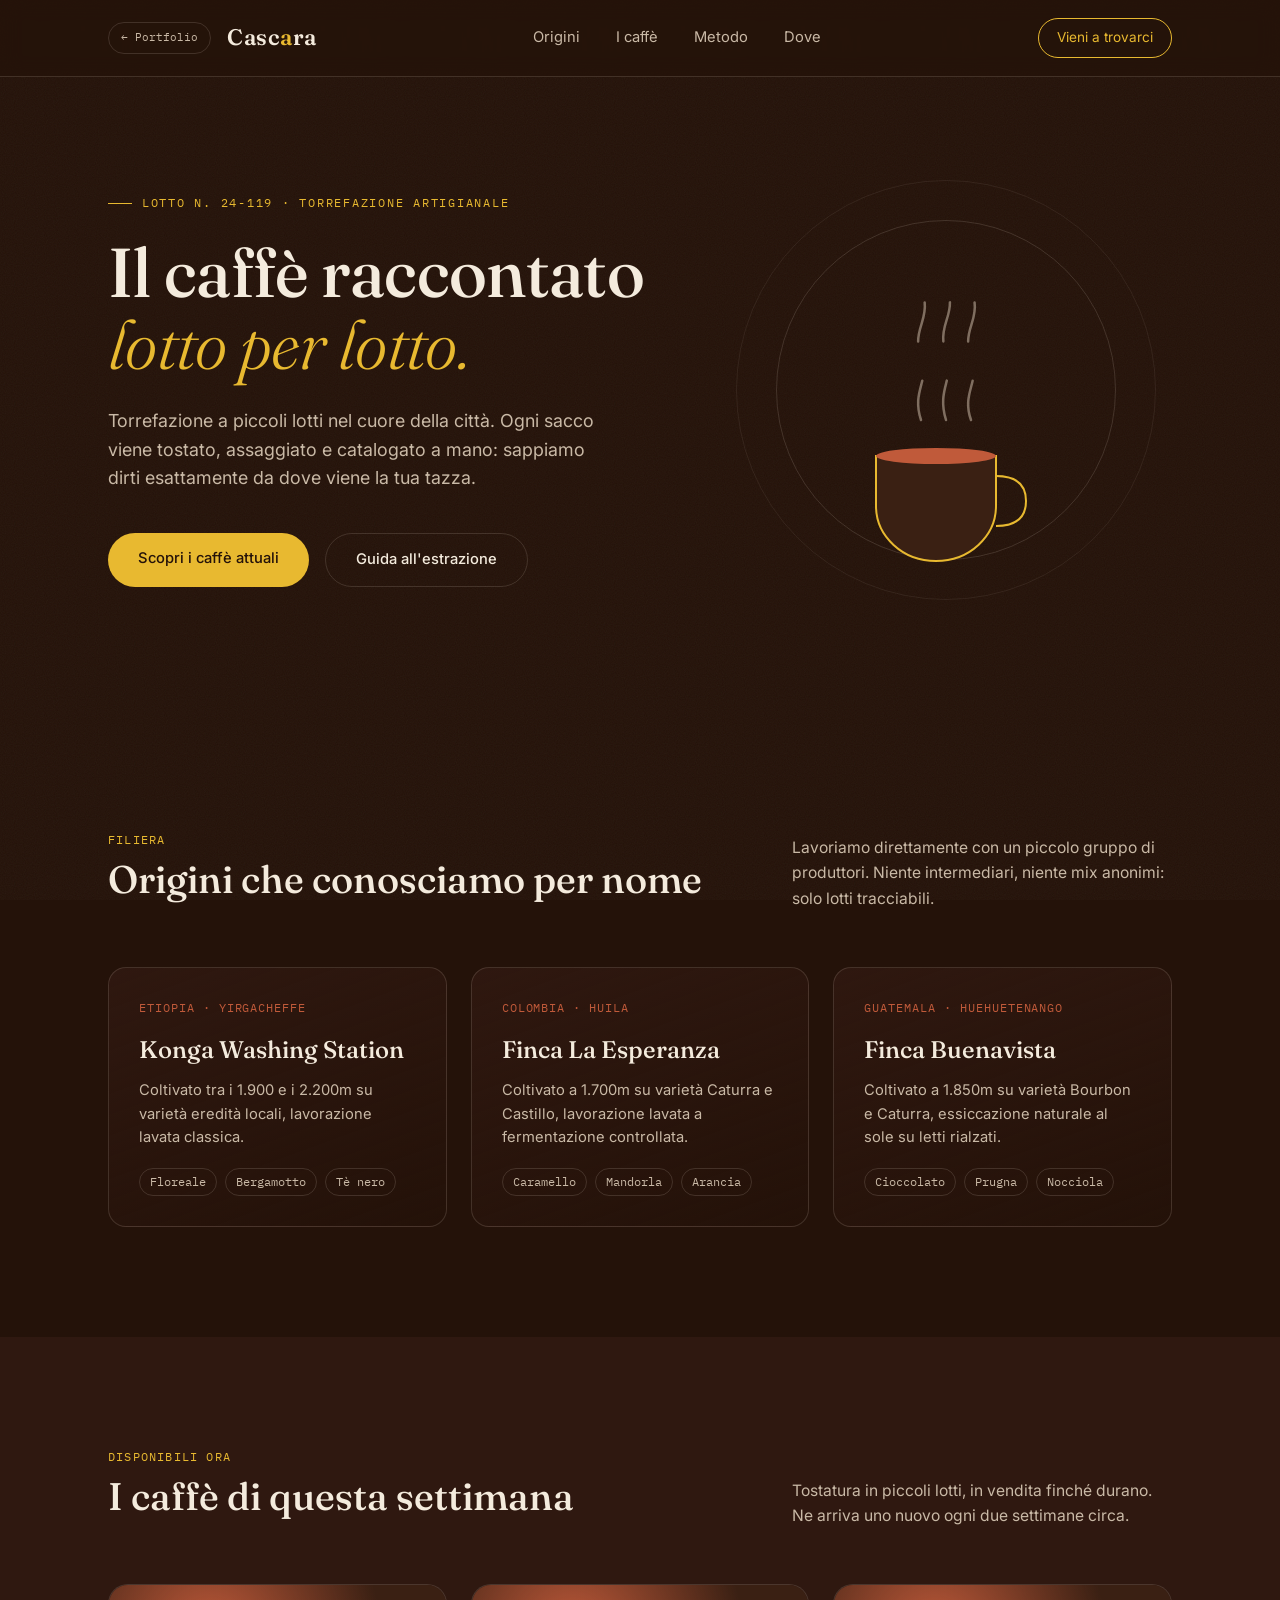
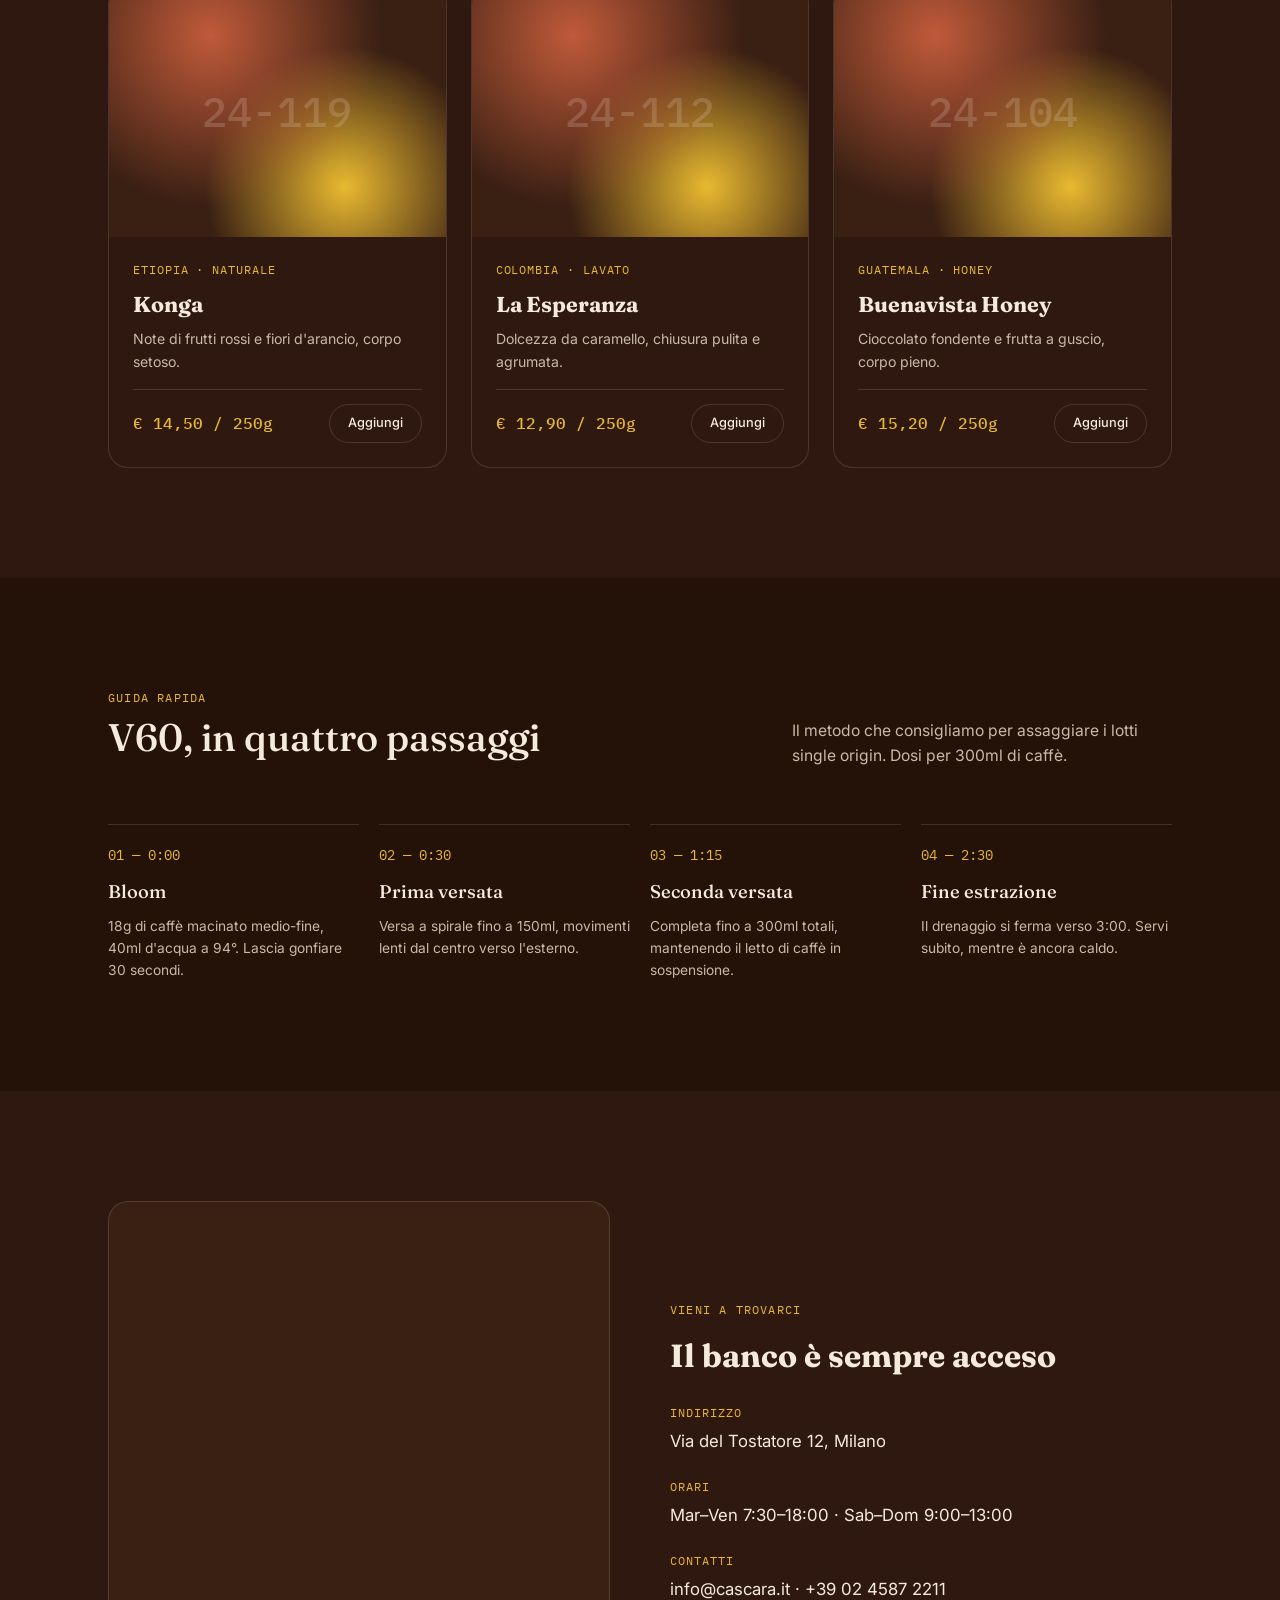
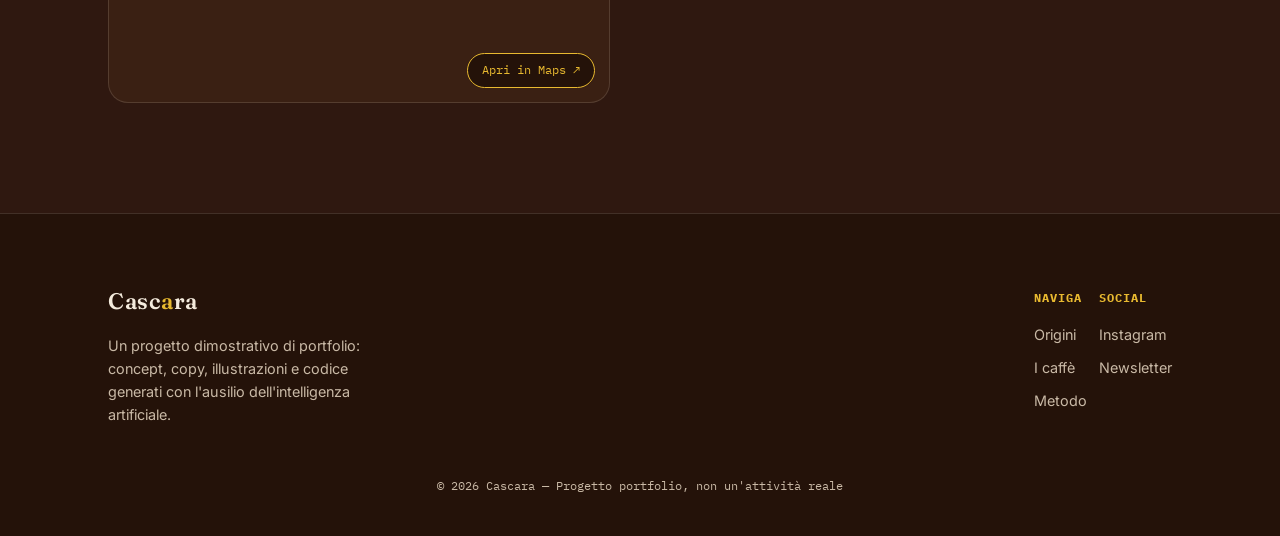
<file: progetti/cascara/index.html>
<!DOCTYPE html>
<html lang="it">
<head>
<meta charset="UTF-8">
<meta name="viewport" content="width=device-width, initial-scale=1.0">
<title>Cascara — Torrefazione artigianale</title>
<link rel="preconnect" href="https://fonts.googleapis.com">
<link href="https://fonts.googleapis.com/css2?family=Fraunces:opsz,wght@9..144,300;9..144,500;9..144,600&family=Inter:wght@400;500;600&family=IBM+Plex+Mono:wght@400;500&display=swap" rel="stylesheet">
<link rel="stylesheet" href="style.css">
</head>
<body>
<header>
  <nav class="wrap">
    <div style="display:flex; align-items:center; gap:16px; min-width:0;">
      <a href="../../index.html#progetti" style="flex-shrink:0; font-family:'IBM Plex Mono',monospace; font-size:.7rem; color:var(--ink-dim); border:1px solid var(--line); padding:6px 12px; border-radius:100px; text-decoration:none; white-space:nowrap;">← Portfolio</a>
      <div class="logo">Casc<span>a</span>ra</div>
    </div>
    <div class="nav-links">
      <a href="#origini">Origini</a>
      <a href="#caffe">I caffè</a>
      <a href="#metodo">Metodo</a>
      <a href="#dove">Dove</a>
    </div>
    <a href="#dove" class="nav-cta">Vieni a trovarci</a>
    <button class="burger" aria-label="Menu"><span></span><span></span><span></span></button>
  </nav>
</header>

<section class="hero">
  <div class="wrap hero-grid">
    <div>
      <div class="eyebrow">LOTTO N. 24-119 · TORREFAZIONE ARTIGIANALE</div>
      <h1>Il caffè raccontato <em>lotto per lotto.</em></h1>
      <p class="lead">Torrefazione a piccoli lotti nel cuore della città. Ogni sacco viene tostato, assaggiato e catalogato a mano: sappiamo dirti esattamente da dove viene la tua tazza.</p>
      <div class="hero-actions">
        <a href="#caffe" class="btn btn-solid">Scopri i caffè attuali</a>
        <a href="#metodo" class="btn btn-ghost">Guida all'estrazione</a>
      </div>
    </div>
    <div class="cup-scene">
      <div class="ring r2"></div>
      <div class="ring r1"></div>
      <svg width="90" height="220" viewBox="0 0 90 220" class="steam">
        <path d="M20 140 C 10 110, 30 100, 20 75 C 10 50, 30 40, 22 15"/>
        <path d="M45 140 C 35 108, 55 98, 45 72 C 35 46, 55 36, 47 12"/>
        <path d="M70 140 C 60 112, 80 102, 70 76 C 60 50, 80 40, 72 16"/>
      </svg>
      <svg width="180" height="130" viewBox="0 0 180 130" style="position:absolute; bottom:34px;">
        <path d="M20 20 h120 v50 a60 55 0 0 1 -120 0 z" fill="#3a2013" stroke="#e8b930" stroke-width="2"/>
        <path d="M140 40 q30 0 30 25 q0 25 -30 25" fill="none" stroke="#e8b930" stroke-width="2"/>
        <ellipse cx="80" cy="20" rx="60" ry="8" fill="#c05a3a"/>
      </svg>
    </div>
  </div>
</section>

<section id="origini">
  <div class="wrap">
    <div class="section-head reveal">
      <div>
        <div class="tag">Filiera</div>
        <h2>Origini che conosciamo per nome</h2>
      </div>
      <p>Lavoriamo direttamente con un piccolo gruppo di produttori. Niente intermediari, niente mix anonimi: solo lotti tracciabili.</p>
    </div>
    <div class="origins">
      <div class="origin-card reveal">
        <div class="flag">ETIOPIA · YIRGACHEFFE</div>
        <h3>Konga Washing Station</h3>
        <p>Coltivato tra i 1.900 e i 2.200m su varietà eredità locali, lavorazione lavata classica.</p>
        <div class="chips"><span class="chip">Floreale</span><span class="chip">Bergamotto</span><span class="chip">Tè nero</span></div>
      </div>
      <div class="origin-card reveal">
        <div class="flag">COLOMBIA · HUILA</div>
        <h3>Finca La Esperanza</h3>
        <p>Coltivato a 1.700m su varietà Caturra e Castillo, lavorazione lavata a fermentazione controllata.</p>
        <div class="chips"><span class="chip">Caramello</span><span class="chip">Mandorla</span><span class="chip">Arancia</span></div>
      </div>
      <div class="origin-card reveal">
        <div class="flag">GUATEMALA · HUEHUETENANGO</div>
        <h3>Finca Buenavista</h3>
        <p>Coltivato a 1.850m su varietà Bourbon e Caturra, essiccazione naturale al sole su letti rialzati.</p>
        <div class="chips"><span class="chip">Cioccolato</span><span class="chip">Prugna</span><span class="chip">Nocciola</span></div>
      </div>
    </div>
  </div>
</section>

<section id="caffe" style="background:var(--bg-2);">
  <div class="wrap">
    <div class="section-head reveal">
      <div>
        <div class="tag">Disponibili ora</div>
        <h2>I caffè di questa settimana</h2>
      </div>
      <p>Tostatura in piccoli lotti, in vendita finché durano. Ne arriva uno nuovo ogni due settimane circa.</p>
    </div>
    <div class="products">
      <div class="product reveal">
        <div class="product-top"><span class="lot">24-119</span></div>
        <div class="product-body">
          <div class="origin">ETIOPIA · NATURALE</div>
          <h3>Konga</h3>
          <p>Note di frutti rossi e fiori d'arancio, corpo setoso.</p>
          <div class="price-row"><span class="price">€ 14,50 / 250g</span><a href="#" class="btn btn-ghost" style="padding:8px 18px; font-size:.8rem;">Aggiungi</a></div>
        </div>
      </div>
      <div class="product reveal">
        <div class="product-top"><span class="lot">24-112</span></div>
        <div class="product-body">
          <div class="origin">COLOMBIA · LAVATO</div>
          <h3>La Esperanza</h3>
          <p>Dolcezza da caramello, chiusura pulita e agrumata.</p>
          <div class="price-row"><span class="price">€ 12,90 / 250g</span><a href="#" class="btn btn-ghost" style="padding:8px 18px; font-size:.8rem;">Aggiungi</a></div>
        </div>
      </div>
      <div class="product reveal">
        <div class="product-top"><span class="lot">24-104</span></div>
        <div class="product-body">
          <div class="origin">GUATEMALA · HONEY</div>
          <h3>Buenavista Honey</h3>
          <p>Cioccolato fondente e frutta a guscio, corpo pieno.</p>
          <div class="price-row"><span class="price">€ 15,20 / 250g</span><a href="#" class="btn btn-ghost" style="padding:8px 18px; font-size:.8rem;">Aggiungi</a></div>
        </div>
      </div>
    </div>
  </div>
</section>

<section id="metodo">
  <div class="wrap">
    <div class="section-head reveal">
      <div>
        <div class="tag">Guida rapida</div>
        <h2>V60, in quattro passaggi</h2>
      </div>
      <p>Il metodo che consigliamo per assaggiare i lotti single origin. Dosi per 300ml di caffè.</p>
    </div>
    <div class="method-list">
      <div class="step reveal">
        <div class="n">01 — 0:00</div>
        <h4>Bloom</h4>
        <p>18g di caffè macinato medio-fine, 40ml d'acqua a 94°. Lascia gonfiare 30 secondi.</p>
      </div>
      <div class="step reveal">
        <div class="n">02 — 0:30</div>
        <h4>Prima versata</h4>
        <p>Versa a spirale fino a 150ml, movimenti lenti dal centro verso l'esterno.</p>
      </div>
      <div class="step reveal">
        <div class="n">03 — 1:15</div>
        <h4>Seconda versata</h4>
        <p>Completa fino a 300ml totali, mantenendo il letto di caffè in sospensione.</p>
      </div>
      <div class="step reveal">
        <div class="n">04 — 2:30</div>
        <h4>Fine estrazione</h4>
        <p>Il drenaggio si ferma verso 3:00. Servi subito, mentre è ancora caldo.</p>
      </div>
    </div>
  </div>
</section>

<section id="dove" style="background:var(--bg-2);">
  <div class="wrap visit">
    <div class="visit-map reveal">
      <iframe src="https://www.google.com/maps?q=Via+del+Tostatore+12+Milano&output=embed" loading="lazy" title="Mappa: Via del Tostatore 12, Milano"></iframe>
      <a class="map-open" href="https://www.google.com/maps/search/?api=1&query=Via+del+Tostatore+12+Milano" target="_blank" rel="noopener">Apri in Maps ↗</a>
    </div>
    <div class="reveal">
      <div class="tag">Vieni a trovarci</div>
      <h2 style="font-family:var(--serif); font-size:2rem; margin-top:10px;">Il banco è sempre acceso</h2>
      <dl class="visit-info">
        <dt>Indirizzo</dt><dd>Via del Tostatore 12, Milano</dd>
        <dt>Orari</dt><dd>Mar–Ven 7:30–18:00 · Sab–Dom 9:00–13:00</dd>
        <dt>Contatti</dt><dd>info@cascara.it · +39 02 4587 2211</dd>
      </dl>
    </div>
  </div>
</section>

<footer>
  <div class="wrap">
    <div class="footer-top">
      <div class="footer-brand">
        <div class="logo">Casc<span>a</span>ra</div>
        <p>Un progetto dimostrativo di portfolio: concept, copy, illustrazioni e codice generati con l'ausilio dell'intelligenza artificiale.</p>
      </div>
      <div class="footer-cols">
        <div class="footer-col">
          <h5>Naviga</h5>
          <a href="#origini">Origini</a>
          <a href="#caffe">I caffè</a>
          <a href="#metodo">Metodo</a>
        </div>
        <div class="footer-col">
          <h5>Social</h5>
          <a href="#">Instagram</a>
          <a href="#">Newsletter</a>
        </div>
      </div>
    </div>
    <div class="bottom-row">© 2026 Cascara — Progetto portfolio, non un'attività reale</div>
  </div>
</footer>

<script src="script.js"></script>
</body>
</html>
</file>
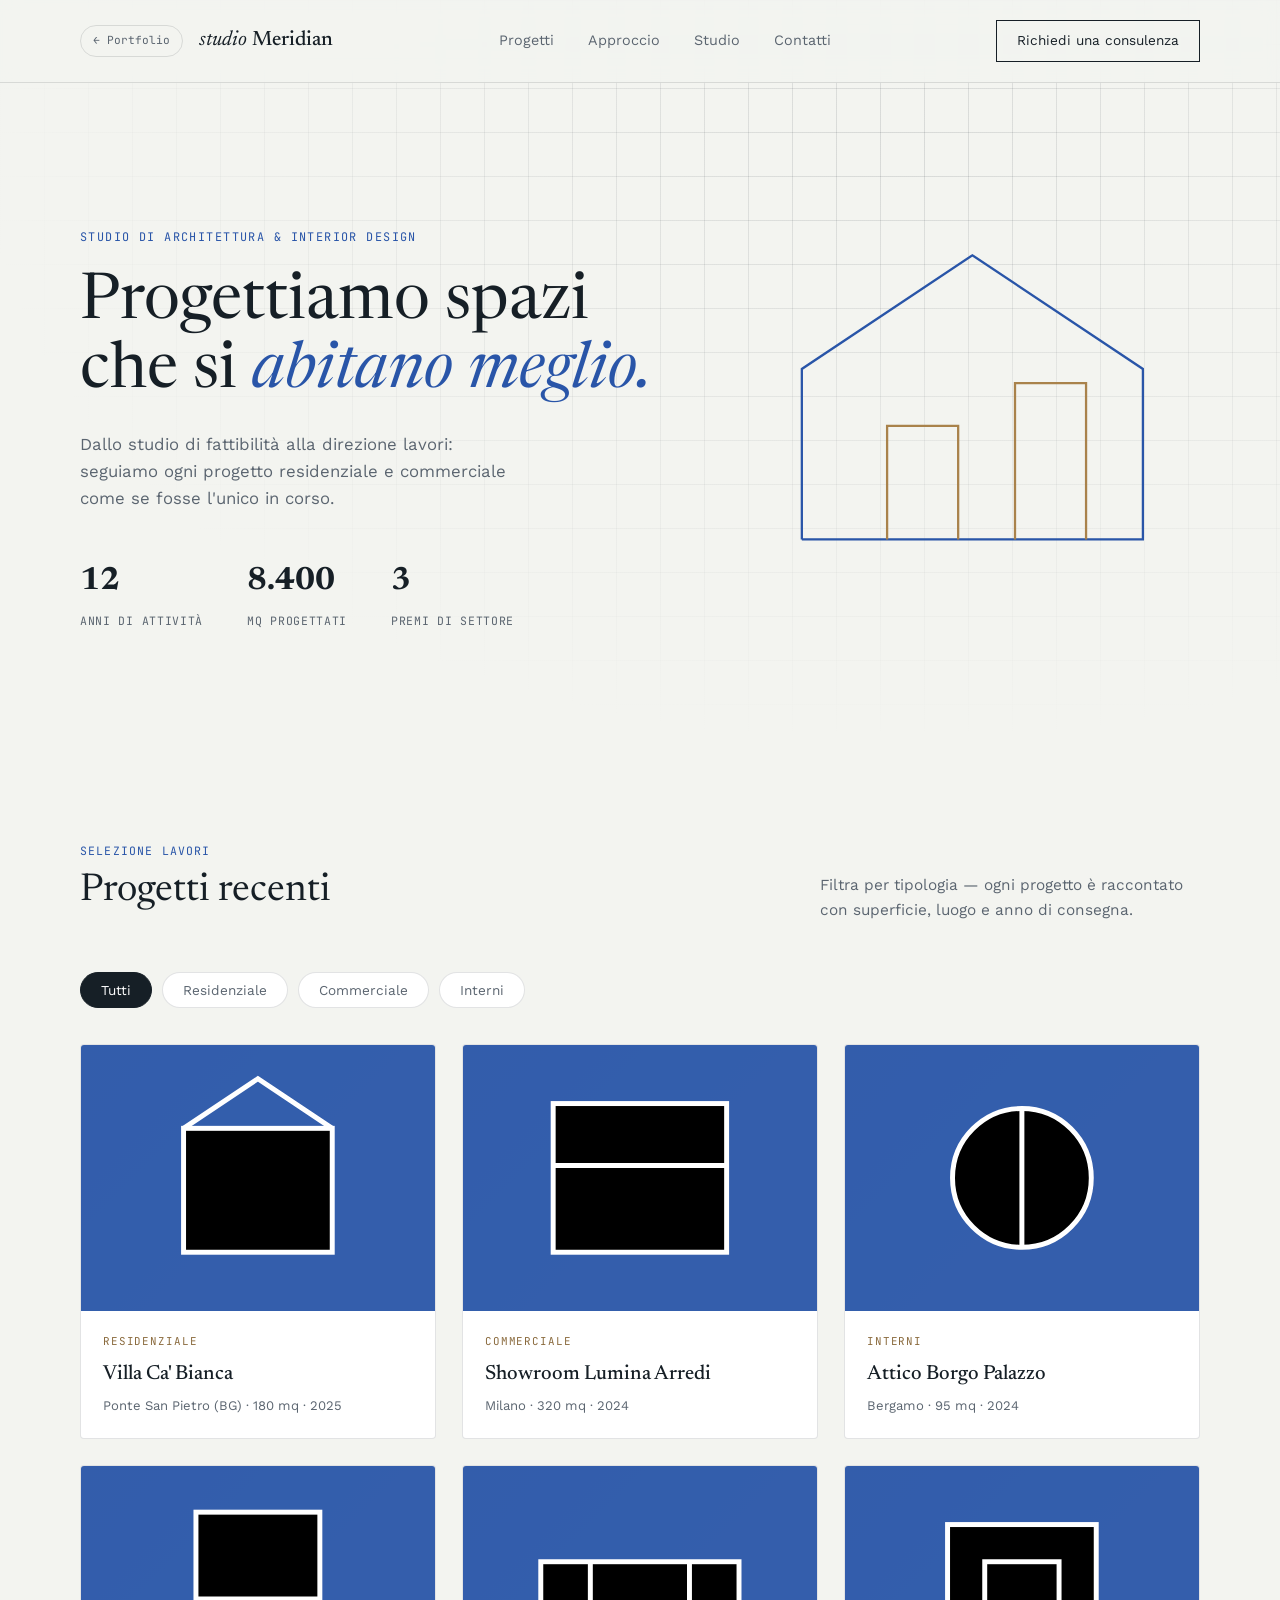
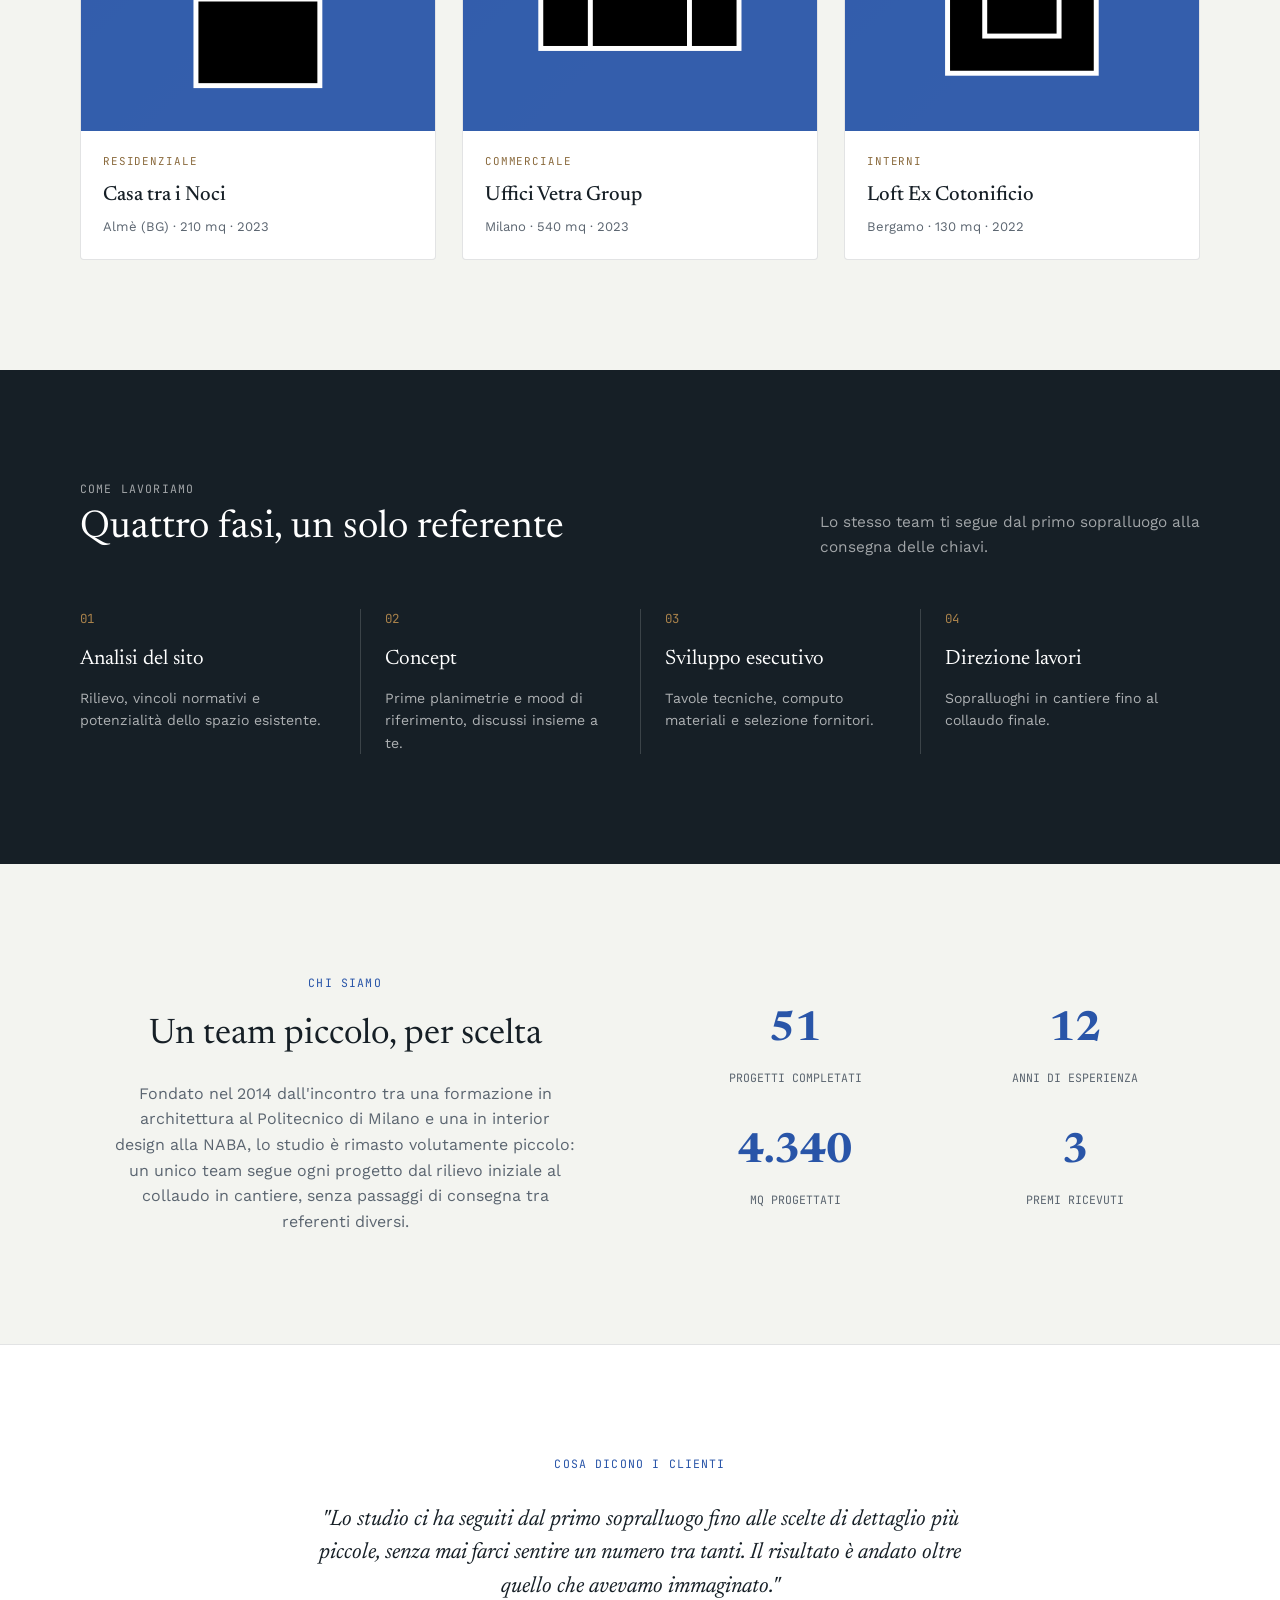
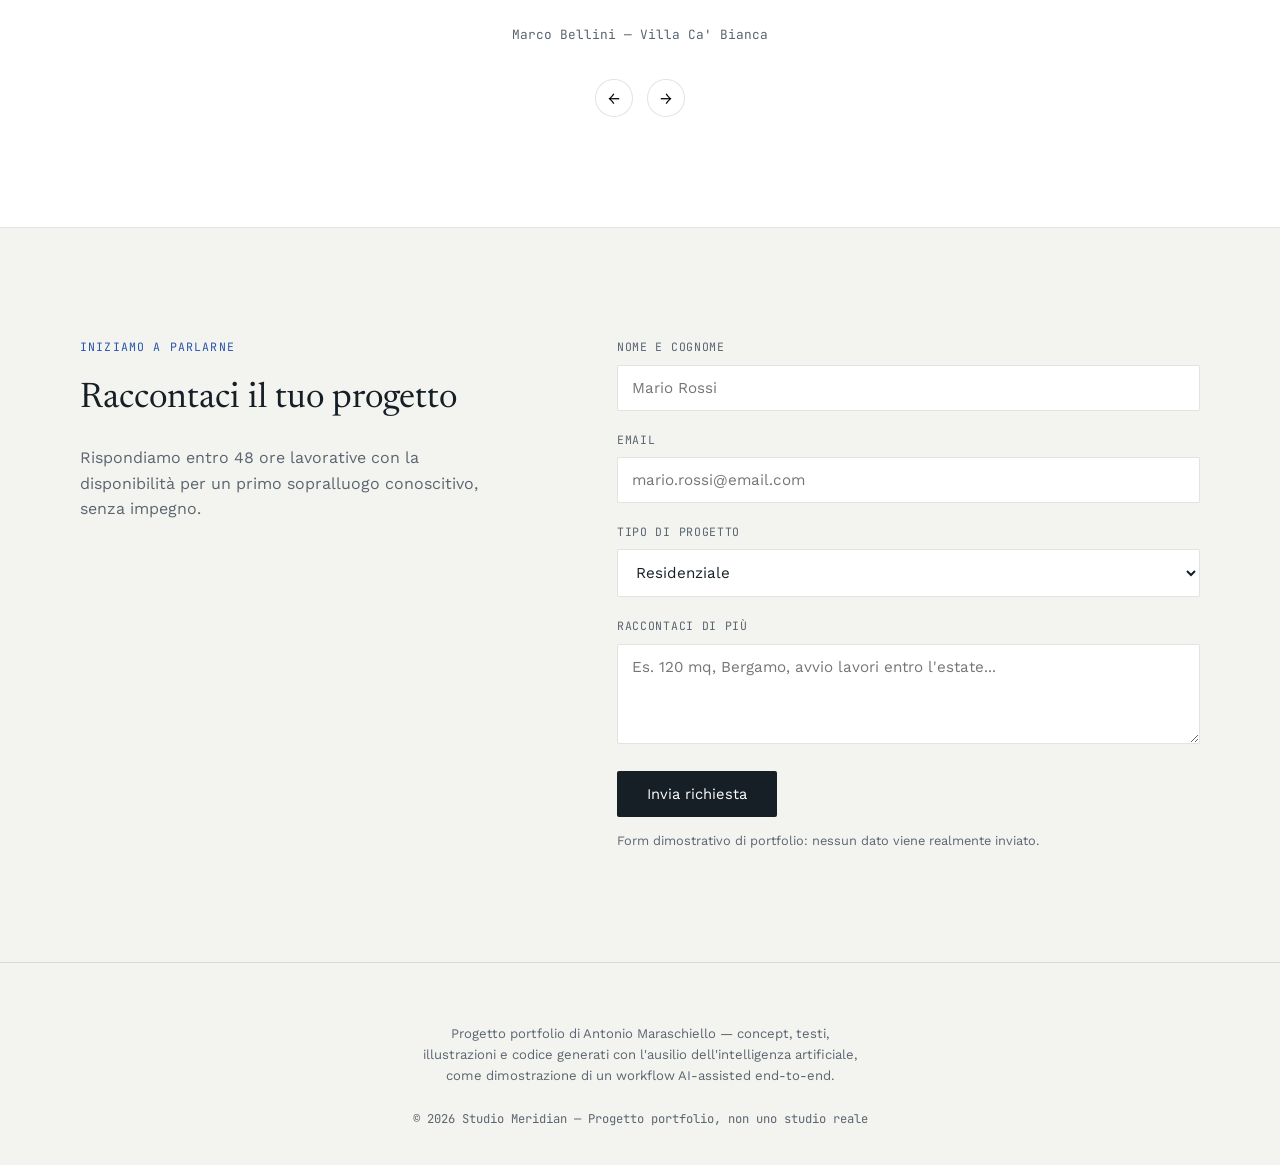
<file: progetti/meridian/index.html>
<!DOCTYPE html>
<html lang="it">
<head>
<meta charset="UTF-8">
<meta name="viewport" content="width=device-width, initial-scale=1.0">
<title>Studio Meridian — Architettura & Interior Design</title>
<link rel="preconnect" href="https://fonts.googleapis.com">
<link href="https://fonts.googleapis.com/css2?family=Newsreader:ital,wght@0,400;0,500;1,400&family=Work+Sans:wght@400;500;600&family=JetBrains+Mono:wght@400;500&display=swap" rel="stylesheet">
<link rel="stylesheet" href="style.css">
</head>
<body>
<header>
  <nav class="wrap">
    <div style="display:flex; align-items:center; gap:16px; min-width:0;">
      <a href="../../index.html#progetti" class="back-pill" style="flex-shrink:0; font-family:'JetBrains Mono',monospace; font-size:.7rem; color:var(--ink-dim); border:1px solid var(--line); padding:6px 12px; border-radius:100px; text-decoration:none; white-space:nowrap;">← <span class="back-label">Portfolio</span></a>
      <div class="logo">studio <b>Meridian</b></div>
    </div>
    <div class="nav-links">
      <a href="#progetti">Progetti</a>
      <a href="#approccio">Approccio</a>
      <a href="#studio">Studio</a>
      <a href="#contatti">Contatti</a>
    </div>
    <a href="#contatti" class="nav-cta">Richiedi una consulenza</a>
    <button class="burger" aria-label="Menu"><span></span><span></span><span></span></button>
  </nav>
</header>

<section class="hero">
  <div class="wrap hero-grid">
    <div>
      <div class="eyebrow">Studio di architettura & interior design</div>
      <h1>Progettiamo spazi che si <span class="draw">abitano meglio.</span></h1>
      <p class="lead">Dallo studio di fattibilità alla direzione lavori: seguiamo ogni progetto residenziale e commerciale come se fosse l'unico in corso.</p>
      <div class="stat-row">
        <div class="stat"><b>12</b><span>Anni di attività</span></div>
        <div class="stat"><b>8.400</b><span>Mq progettati</span></div>
        <div class="stat"><b>3</b><span>Premi di settore</span></div>
      </div>
    </div>
    <div class="blueprint-art">
      <svg viewBox="0 0 320 320" fill="none">
        <path class="draw-line" d="M40 260 L40 140 L160 60 L280 140 L280 260 Z"/>
        <path class="draw-line d2" d="M100 260 L100 180 L150 180 L150 260 M190 260 L190 150 L240 150 L240 260"/>
      </svg>
    </div>
  </div>
</section>

<section id="progetti">
  <div class="wrap">
    <div class="section-head reveal">
      <div><div class="tag">Selezione lavori</div><h2>Progetti recenti</h2></div>
      <p>Filtra per tipologia — ogni progetto è raccontato con superficie, luogo e anno di consegna.</p>
    </div>
    <div class="filters reveal">
      <button class="filter-btn active" data-filter="all">Tutti</button>
      <button class="filter-btn" data-filter="residenziale">Residenziale</button>
      <button class="filter-btn" data-filter="commerciale">Commerciale</button>
      <button class="filter-btn" data-filter="interni">Interni</button>
    </div>
    <div class="projects">
      <div class="project show reveal" data-cat="residenziale">
        <div class="project-visual">
          <div class="wire"><svg viewBox="0 0 100 100"><rect x="20" y="30" width="60" height="50" stroke-width="2"/><path d="M20 30 L50 10 L80 30" stroke-width="2" fill="none"/></svg></div>
        </div>
        <div class="project-body"><div class="cat">Residenziale</div><h3>Villa Ca' Bianca</h3><div class="meta">Ponte San Pietro (BG) · 180 mq · 2025</div></div>
      </div>
      <div class="project show reveal" data-cat="commerciale">
        <div class="project-visual">
          <div class="wire"><svg viewBox="0 0 100 100"><rect x="15" y="20" width="70" height="60" stroke-width="2"/><line x1="15" y1="45" x2="85" y2="45" stroke-width="2"/></svg></div>
        </div>
        <div class="project-body"><div class="cat">Commerciale</div><h3>Showroom Lumina Arredi</h3><div class="meta">Milano · 320 mq · 2024</div></div>
      </div>
      <div class="project show reveal" data-cat="interni">
        <div class="project-visual">
          <div class="wire"><svg viewBox="0 0 100 100"><circle cx="50" cy="50" r="28" stroke-width="2"/><line x1="50" y1="22" x2="50" y2="78" stroke-width="2"/></svg></div>
        </div>
        <div class="project-body"><div class="cat">Interni</div><h3>Attico Borgo Palazzo</h3><div class="meta">Bergamo · 95 mq · 2024</div></div>
      </div>
      <div class="project show reveal" data-cat="residenziale">
        <div class="project-visual">
          <div class="wire"><svg viewBox="0 0 100 100"><rect x="25" y="15" width="50" height="70" stroke-width="2"/><line x1="25" y1="50" x2="75" y2="50" stroke-width="2"/></svg></div>
        </div>
        <div class="project-body"><div class="cat">Residenziale</div><h3>Casa tra i Noci</h3><div class="meta">Almè (BG) · 210 mq · 2023</div></div>
      </div>
      <div class="project show reveal" data-cat="commerciale">
        <div class="project-visual">
          <div class="wire"><svg viewBox="0 0 100 100"><rect x="10" y="35" width="80" height="35" stroke-width="2"/><line x1="30" y1="35" x2="30" y2="70" stroke-width="2"/><line x1="70" y1="35" x2="70" y2="70" stroke-width="2"/></svg></div>
        </div>
        <div class="project-body"><div class="cat">Commerciale</div><h3>Uffici Vetra Group</h3><div class="meta">Milano · 540 mq · 2023</div></div>
      </div>
      <div class="project show reveal" data-cat="interni">
        <div class="project-visual">
          <div class="wire"><svg viewBox="0 0 100 100"><rect x="20" y="20" width="60" height="60" stroke-width="2"/><rect x="35" y="35" width="30" height="30" stroke-width="2"/></svg></div>
        </div>
        <div class="project-body"><div class="cat">Interni</div><h3>Loft Ex Cotonificio</h3><div class="meta">Bergamo · 130 mq · 2022</div></div>
      </div>
    </div>
  </div>
</section>

<section class="approach" id="approccio">
  <div class="wrap">
    <div class="section-head reveal">
      <div><div class="tag">Come lavoriamo</div><h2>Quattro fasi, un solo referente</h2></div>
      <p>Lo stesso team ti segue dal primo sopralluogo alla consegna delle chiavi.</p>
    </div>
    <div class="steps4">
      <div class="step4 reveal"><div class="n">01</div><h4>Analisi del sito</h4><p>Rilievo, vincoli normativi e potenzialità dello spazio esistente.</p></div>
      <div class="step4 reveal"><div class="n">02</div><h4>Concept</h4><p>Prime planimetrie e mood di riferimento, discussi insieme a te.</p></div>
      <div class="step4 reveal"><div class="n">03</div><h4>Sviluppo esecutivo</h4><p>Tavole tecniche, computo materiali e selezione fornitori.</p></div>
      <div class="step4 reveal"><div class="n">04</div><h4>Direzione lavori</h4><p>Sopralluoghi in cantiere fino al collaudo finale.</p></div>
    </div>
  </div>
</section>

<section id="studio">
  <div class="wrap studio-grid">
    <div class="reveal" style="text-align:center;">
      <div class="tag">Chi siamo</div>
      <h2 style="font-family:var(--serif); font-weight:400; font-size:2.2rem; margin:14px 0 18px;">Un team piccolo, per scelta</h2>
      <p style="color:var(--ink-dim); max-width:46ch; margin:0 auto;">Fondato nel 2014 dall'incontro tra una formazione in architettura al Politecnico di Milano e una in interior design alla NABA, lo studio è rimasto volutamente piccolo: un unico team segue ogni progetto dal rilievo iniziale al collaudo in cantiere, senza passaggi di consegna tra referenti diversi.</p>
    </div>
    <div class="counters" style="text-align:center;">
      <div class="counter reveal"><b data-count="86">0</b><span>Progetti completati</span></div>
      <div class="counter reveal"><b data-count="12">0</b><span>Anni di esperienza</span></div>
      <div class="counter reveal"><b data-count="8400">0</b><span>Mq progettati</span></div>
      <div class="counter reveal"><b data-count="3">0</b><span>Premi ricevuti</span></div>
    </div>
  </div>
</section>

<section style="background:var(--paper); border-top:1px solid var(--line); border-bottom:1px solid var(--line);">
  <div class="wrap testi-wrap">
    <div class="tag reveal" style="margin-bottom:30px;">Cosa dicono i clienti</div>
    <div class="testi active">
      <p>"Lo studio ci ha seguiti dal primo sopralluogo fino alle scelte di dettaglio più piccole, senza mai farci sentire un numero tra tanti. Il risultato è andato oltre quello che avevamo immaginato."</p>
      <div class="who">Marco Bellini — Villa Ca' Bianca</div>
    </div>
    <div class="testi">
      <p>"Massima attenzione ai dettagli e rispetto assoluto dei tempi concordati: durante tutto il cantiere siamo stati aggiornati costantemente, senza mai dover rincorrere una risposta."</p>
      <div class="who">Elena Conti — Showroom Lumina Arredi</div>
    </div>
    <div class="testi">
      <p>"Il risultato finale ha superato le nostre aspettative, e la disponibilità del team durante tutto il percorso ha reso semplici anche le decisioni più difficili."</p>
      <div class="who">Davide Riva — Attico Borgo Palazzo</div>
    </div>
    <div class="testi-nav">
      <button id="prevT" aria-label="Testimonianza precedente">←</button>
      <button id="nextT" aria-label="Testimonianza successiva">→</button>
    </div>
  </div>
</section>

<section id="contatti">
  <div class="wrap contact-grid">
    <div class="reveal">
      <div class="tag">Iniziamo a parlarne</div>
      <h2 style="font-family:var(--serif); font-weight:400; font-size:2.2rem; margin:14px 0 18px;">Raccontaci il tuo progetto</h2>
      <p style="color:var(--ink-dim); max-width:40ch;">Rispondiamo entro 48 ore lavorative con la disponibilità per un primo sopralluogo conoscitivo, senza impegno.</p>
    </div>
    <form class="reveal" id="contactForm">
      <div class="field"><label>Nome e cognome</label><input type="text" required placeholder="Mario Rossi"></div>
      <div class="field"><label>Email</label><input type="email" required placeholder="mario.rossi@email.com"></div>
      <div class="field"><label>Tipo di progetto</label>
        <select><option>Residenziale</option><option>Commerciale</option><option>Interior design</option><option>Altro</option></select>
      </div>
      <div class="field"><label>Raccontaci di più</label><textarea rows="4" placeholder="Es. 120 mq, Bergamo, avvio lavori entro l'estate..."></textarea></div>
      <button type="submit" class="submit-btn">Invia richiesta</button>
      <p class="form-note">Form dimostrativo di portfolio: nessun dato viene realmente inviato.</p>
      <div class="success" id="successMsg">Grazie! Il messaggio è pronto — in un progetto reale partirebbe da qui verso la casella email dello studio.</div>
    </form>
  </div>
</section>

<footer>
  <div class="wrap">
    <p>Progetto portfolio di Antonio Maraschiello — concept, testi, illustrazioni e codice generati con l'ausilio dell'intelligenza artificiale, come dimostrazione di un workflow AI-assisted end-to-end.</p>
    <div class="bottom">© 2026 Studio Meridian — Progetto portfolio, non uno studio reale</div>
  </div>
</footer>

<script src="script.js"></script>
</body>
</html>
</file>
<file: progetti/cascara/style.css>
@keyframes rise{0%{stroke-dashoffset:40;opacity:0;transform:translateY(0)}30%{opacity:.6}to{stroke-dashoffset:0;opacity:0;transform:translateY(-18px)}}:root{--bg:#241209;--bg-2:#2f1810;--bg-3:#3a2013;--ink:#f4ebdd;--ink-dim:#c9b9a6;--accent:#e8b930;--accent-2:#c05a3a;--line:rgba(244,235,221,.14);--serif:'Fraunces', serif;--sans:'Inter',sans-serif;--mono:'IBM Plex Mono', monospace}*{box-sizing:border-box;margin:0;padding:0}html{scroll-behavior:smooth}body{background:var(--bg);color:var(--ink);font-family:var(--sans);line-height:1.6;overflow-x:hidden}a{color:inherit;text-decoration:none}img,svg{display:block;max-width:100%}.wrap{max-width:1120px;margin:0 auto;padding:0 28px}::selection{background:var(--accent);color:#241209}body::before{content:"";position:fixed;inset:0;pointer-events:none;z-index:1;opacity:.05;background-image:url("data:image/svg+xml,%3Csvg xmlns='http://www.w3.org/2000/svg' width='120' height='120'%3E%3Cfilter id='n'%3E%3CfeTurbulence type='fractalNoise' baseFrequency='0.9' numOctaves='2' stitchTiles='stitch'/%3E%3C/filter%3E%3Crect width='100%25' height='100%25' filter='url(%23n)'/%3E%3C/svg%3E")}header{position:fixed;top:0;left:0;right:0;z-index:50;backdrop-filter:blur(10px);background:rgba(36,18,9,.72);border-bottom:1px solid var(--line)}nav.wrap{display:flex;align-items:center;justify-content:space-between;padding:18px 28px;max-width:1120px;margin:0 auto}.logo{font-family:var(--serif);font-weight:600;font-size:1.4rem;letter-spacing:.5px}.logo span,.nav-links a:hover{color:var(--accent)}.nav-links{display:flex;gap:36px;font-size:.92rem;color:var(--ink-dim)}.nav-links a{transition:color .2s}.nav-cta{border:1px solid var(--accent);color:var(--accent);padding:8px 18px;border-radius:100px;font-size:.85rem;transition:all .25s}.nav-cta:hover{background:var(--accent);color:var(--bg)}.burger{display:none;position:relative;width:24px;height:18px;cursor:pointer;background:0 0;border:0;padding:0}.burger span{position:absolute;left:0;width:24px;height:2px;background:var(--ink);transition:transform .25s ease,opacity .2s ease,top .25s ease}.burger span:nth-child(1){top:0}.burger span:nth-child(2){top:8px}.burger span:nth-child(3){top:16px}.burger.open span:nth-child(1){top:8px;transform:rotate(45deg)}.burger.open span:nth-child(2){opacity:0}.burger.open span:nth-child(3){top:8px;transform:rotate(-45deg)}.hero{position:relative;padding:180px 0 120px;overflow:hidden}.hero-grid{display:grid;grid-template-columns:1.1fr .9fr;gap:60px;align-items:center}.eyebrow,h1 em{color:var(--accent)}.eyebrow{font-family:var(--mono);font-size:.78rem;letter-spacing:.14em;display:flex;align-items:center;gap:10px;margin-bottom:24px}.eyebrow::before{content:"";width:24px;height:1px;background:var(--accent)}h1{font-family:var(--serif);font-size:clamp(2.6rem,5.4vw,4.4rem);line-height:1.04;letter-spacing:-.01em}h1 em{font-style:italic;font-weight:300}.hero p.lead{margin-top:26px;font-size:1.12rem;color:var(--ink-dim);max-width:46ch}.hero-actions{display:flex;gap:16px;margin-top:40px;flex-wrap:wrap}.btn,h1{font-weight:500}.btn{padding:14px 30px;border-radius:100px;font-size:.92rem;transition:all .25s;display:inline-block}.btn-solid,.visit-map .map-open:hover{background:var(--accent);color:var(--bg)}.btn-solid:hover{background:var(--ink);transform:translateY(-2px)}.btn-ghost{border:1px solid var(--line);color:var(--ink)}.btn-ghost:hover{border-color:var(--accent);color:var(--accent)}.cup-scene{position:relative;display:flex;align-items:center;justify-content:center;height:420px}.steam path{stroke:var(--ink-dim);stroke-width:2.5;fill:none;stroke-linecap:round;opacity:.55;stroke-dasharray:40;animation:rise 3.2s ease-in-out infinite}.steam path:nth-child(2){animation-delay:.6s}.steam path:nth-child(3){animation-delay:1.2s}.ring{position:absolute;border-radius:50%;border:1px solid var(--line)}.ring.r1{width:340px;height:340px}.ring.r2{width:420px;height:420px;opacity:.5}section{padding:110px 0;position:relative;z-index:2}.section-head{display:flex;justify-content:space-between;align-items:flex-end;margin-bottom:56px;gap:24px;flex-wrap:wrap}.section-head h2{font-size:clamp(1.8rem,3vw,2.6rem)}.section-head p{color:var(--ink-dim);max-width:38ch;font-size:.98rem}.tag{font-family:var(--mono);font-size:.75rem;color:var(--accent);letter-spacing:.1em;text-transform:uppercase}.origins{display:grid;grid-template-columns:repeat(3,1fr);gap:24px}.origin-card{border:1px solid var(--line);border-radius:18px;padding:30px;background:linear-gradient(160deg,var(--bg-2),transparent);transition:transform .3s,border-color .3s}.origin-card:hover{transform:translateY(-6px);border-color:var(--accent-2)}.origin-card .flag{font-family:var(--mono);font-size:.75rem;color:var(--accent-2);margin-bottom:14px;letter-spacing:.08em}.origin-card h3,.section-head h2,.step h4{font-family:var(--serif);font-weight:500}.origin-card h3{font-size:1.5rem;margin-bottom:10px}.origin-card p,.product-body p{color:var(--ink-dim);font-size:.92rem;margin-bottom:18px}.chips{display:flex;gap:8px;flex-wrap:wrap}.chip{font-size:.72rem;font-family:var(--mono);border:1px solid var(--line);padding:4px 10px;border-radius:100px;color:var(--ink-dim)}.products{display:grid;grid-template-columns:repeat(3,1fr);gap:24px}.product{border-radius:20px;overflow:hidden;border:1px solid var(--line);background:var(--bg-2);transition:transform .35s}.product:hover{transform:translateY(-8px)}.product-top{aspect-ratio:4/3;background:radial-gradient(circle at 30% 20%,var(--accent-2) 0%,transparent 55%),radial-gradient(circle at 70% 80%,var(--accent) 0%,transparent 45%),var(--bg-3);display:flex;align-items:center;justify-content:center}.product-top .lot{font-family:var(--mono);font-size:2.6rem;color:rgba(244,235,221,.18);font-weight:500}.product-body{padding:24px}.product-body .origin{font-size:.72rem;letter-spacing:.08em;margin-bottom:8px}.product-body h3{font-family:var(--serif);font-size:1.35rem;margin-bottom:6px}.product-body p{font-size:.88rem;margin-bottom:16px}.price-row{display:flex;justify-content:space-between;align-items:center;border-top:1px solid var(--line);padding-top:14px}.price,.product-body .origin{font-family:var(--mono);color:var(--accent)}.price{font-weight:500}.method-list{display:grid;grid-template-columns:repeat(4,1fr);gap:20px;counter-reset:step}.step,footer{border-top:1px solid var(--line)}.step{position:relative;padding-top:20px}.footer-col h5,.step .n,.visit-info dt,.visit-map .map-open{font-family:var(--mono);color:var(--accent);font-size:.85rem}.step h4{font-size:1.15rem;margin:10px 0 8px}.step p{font-size:.86rem;color:var(--ink-dim)}.visit{display:grid;grid-template-columns:1fr 1fr;gap:60px;align-items:center}.visit-map{aspect-ratio:1/1;border-radius:20px;border:1px solid var(--line);overflow:hidden;position:relative;background:var(--bg-3)}.visit-map iframe{position:absolute;inset:0;width:100%;height:100%;border:0;filter:grayscale(.3) invert(.92) contrast(.9)}.visit-map .map-open{position:absolute;bottom:14px;right:14px;z-index:2;font-size:.72rem;background:var(--bg);border:1px solid var(--accent);padding:7px 14px;border-radius:100px;transition:.2s}.footer-col h5,.visit-info dt{font-size:.75rem;text-transform:uppercase;letter-spacing:.08em}.visit-info dt{margin-top:22px}.visit-info dd{font-size:1.05rem;margin-top:6px}.reveal{opacity:0;transform:translateY(28px);transition:opacity .7s ease,transform .7s ease}.reveal.in{opacity:1;transform:translateY(0)}footer{padding:70px 0 40px}.footer-cols,.footer-top{display:flex;flex-wrap:wrap}.footer-top{justify-content:space-between;align-items:center;gap:40px;margin-bottom:50px}.footer-brand .logo{margin-bottom:14px}.footer-brand p,.footer-col a{color:var(--ink-dim);font-size:.9rem}.footer-brand p{max-width:32ch}.footer-cols{gap:12px}.footer-col h5{margin-bottom:16px}.footer-col a{display:block;margin-bottom:10px;transition:color .2s}.footer-col a:hover,.visit-info dd{color:var(--ink)}.bottom-row{text-align:center;margin-top:34px;font-size:.78rem;color:var(--ink-dim);font-family:var(--mono)}@media (max-width:900px){.nav-cta,.nav-links{display:none}.burger{display:flex}}@media (min-width:641px) and (max-width:900px){.hero{padding:110px 0 20px}.hero-grid{display:flex;align-items:center;position:relative;min-height:560px}.hero-grid>div:first-child{position:relative;z-index:1;max-width:56ch}.cup-scene{position:absolute;top:50%;left:50%;transform:translate(-50%,-50%);width:100%;height:560px;opacity:.3;pointer-events:none}.cup-scene .ring.r1{width:460px;height:460px}.cup-scene .ring.r2{width:560px;height:560px}.method-list,.origins,.products{grid-template-columns:repeat(2,1fr)}.visit{grid-template-columns:1fr 1fr;gap:30px}.visit-map{width:100%;aspect-ratio:1/1;height:auto;max-width:none;margin:0}.footer-top{justify-content:flex-start;gap:180px}}@media (min-width:901px) and (max-width:1024px){.footer-top{justify-content:flex-start;gap:390px}}@media (max-width:640px){.hero{padding:100px 0 20px}.hero-grid{display:flex;align-items:center;position:relative;min-height:380px}.hero-grid>div:first-child{position:relative;z-index:1}.cup-scene{position:absolute;top:50%;left:50%;transform:translate(-50%,-50%);width:100%;height:320px;opacity:.3;pointer-events:none}.cup-scene .ring.r1{width:280px;height:280px}.cup-scene .ring.r2{width:340px;height:340px}.origins,.products{grid-template-columns:1fr}.method-list{grid-template-columns:1fr 1fr}.visit{grid-template-columns:1fr}}
</file>
<file: progetti/meridian/style.css>
@keyframes draw{to{stroke-dashoffset:0}}@keyframes fadein{0%{opacity:0;transform:translateY(14px)}to{opacity:1;transform:translateY(0)}}:root{--bg:#F3F4F0;--paper:#FFFFFF;--ink:#161F26;--ink-dim:#5B6570;--accent:#2955A8;--accent-2:#A9824B;--line:rgba(22,31,38,.12);--serif:'Newsreader', serif;--sans:'Work Sans', sans-serif;--mono:'JetBrains Mono', monospace}*{box-sizing:border-box;margin:0;padding:0}html{scroll-behavior:smooth}body{background:var(--bg);color:var(--ink);font-family:var(--sans);line-height:1.6}a{color:inherit;text-decoration:none}button{font-family:inherit;cursor:pointer}.wrap{max-width:1180px;margin:0 auto;padding:0 30px}::selection{background:var(--accent);color:#fff}header{position:fixed;top:0;left:0;right:0;z-index:60;background:rgba(243,244,240,.85);backdrop-filter:blur(10px);border-bottom:1px solid var(--line)}nav.wrap{display:flex;align-items:center;justify-content:space-between;padding:20px 30px;max-width:1180px;margin:0 auto}.logo{font-family:var(--serif);font-size:1.3rem;font-style:italic}.logo b{font-style:normal;font-weight:500}.nav-links{display:flex;gap:34px;font-size:.9rem;color:var(--ink-dim)}.nav-links a:focus-visible,.nav-links a:hover{color:var(--accent)}.nav-cta{border:1px solid var(--ink);padding:9px 20px;font-size:.85rem;transition:.25s}.nav-cta:focus-visible,.nav-cta:hover{background:var(--ink);color:#fff}.burger{display:none;position:relative;width:22px;height:16px;background:0 0;border:0;padding:0}.burger span{position:absolute;left:0;width:22px;height:2px;background:var(--ink);transition:transform .25s ease,opacity .2s ease,top .25s ease}.burger span:nth-child(1){top:0}.burger span:nth-child(2){top:7px}.burger span:nth-child(3){top:14px}.burger.open span:nth-child(1){top:7px;transform:rotate(45deg)}.burger.open span:nth-child(2){opacity:0}.burger.open span:nth-child(3){top:7px;transform:rotate(-45deg)}.burger:focus-visible{outline:2px solid var(--accent);outline-offset:2px}.hero{position:relative;padding:170px 0 100px;overflow:hidden;background-image:linear-gradient(var(--line) 1px,transparent 1px),linear-gradient(90deg,var(--line) 1px,transparent 1px);background-size:44px 44px}.hero::after{content:"";position:absolute;inset:0;background:radial-gradient(ellipse at 70% 20%,rgba(243,244,240,0) 0%,var(--bg) 72%)}.hero-grid{position:relative;z-index:2;display:grid;grid-template-columns:1.15fr .85fr;gap:50px;align-items:end}.eyebrow,.stat span{font-family:var(--mono);text-transform:uppercase}.eyebrow,h1 .draw{color:var(--accent)}.eyebrow{font-size:.74rem;letter-spacing:.12em;margin-bottom:22px}.section-head h2,h1{font-family:var(--serif);font-weight:400}h1{font-size:clamp(2.4rem,5vw,4rem);line-height:1.08}h1 .draw{position:relative;font-style:italic}.hero p.lead{margin-top:24px;font-size:1.05rem;color:var(--ink-dim);max-width:44ch}.stat-row{display:flex;gap:44px;margin-top:44px}.stat b{display:block;font-family:var(--serif);font-size:2rem;color:var(--ink)}.stat span{font-size:.72rem;color:var(--ink-dim);letter-spacing:.06em}.blueprint-art{position:relative;aspect-ratio:1/1}.blueprint-art svg{width:100%;height:100%}.draw-line{stroke:var(--accent);stroke-width:1.6;fill:none;stroke-dasharray:900;stroke-dashoffset:900;animation:draw 2.6s ease forwards .3s}.draw-line.d2{animation-delay:.9s;stroke:var(--accent-2)}section{padding:110px 0}.section-head{display:flex;justify-content:space-between;align-items:flex-end;gap:24px;flex-wrap:wrap;margin-bottom:50px}.section-head h2{font-size:clamp(1.9rem,3vw,2.7rem)}.section-head p{color:var(--ink-dim);max-width:38ch;font-size:.96rem}.tag{font-family:var(--mono);font-size:.72rem;color:var(--accent);text-transform:uppercase;letter-spacing:.1em}.filters{display:flex;gap:10px;margin-bottom:36px;flex-wrap:wrap}.filter-btn{border:1px solid var(--line);background:var(--paper);padding:9px 20px;border-radius:100px;font-size:.85rem;color:var(--ink-dim);transition:.2s}.filter-btn:focus-visible,.filter-btn:hover,.testi-nav button:focus-visible,.testi-nav button:hover{border-color:var(--accent);color:var(--accent)}.filter-btn.active{background:var(--ink);color:#fff;border-color:var(--ink)}.projects{display:grid;grid-template-columns:repeat(3,1fr);gap:26px}.project{background:var(--paper);border:1px solid var(--line);border-radius:4px;overflow:hidden;display:none}.project.show{display:block;animation:fadein .5s ease}.project-visual{aspect-ratio:4/3;position:relative;overflow:hidden;background:linear-gradient(135deg,#dfe3e6,#eef0ec)}.project-visual .wire{position:absolute;inset:0;opacity:1;display:flex;align-items:center;justify-content:center;background:rgba(41,85,168,.94)}.project-visual .wire svg{stroke:#fff;width:70%}.project-body{padding:22px}.cat{font-family:var(--mono);font-size:.68rem;color:#8a6a3d;text-transform:uppercase;letter-spacing:.08em}.project-body h3{font-family:var(--serif);font-size:1.28rem;margin:8px 0 4px;font-weight:500}.project-body .meta{font-size:.82rem;color:var(--ink-dim)}.approach{background:var(--ink);color:#fff}.approach .section-head p,.approach .tag{color:rgba(255,255,255,.6)}.steps4{display:grid;grid-template-columns:repeat(4,1fr);gap:0}.step4{border-left:1px solid rgba(255,255,255,.16);padding:0 24px}.step4:first-child{border-left:none;padding-left:0}.counter span,.step4 .n{font-family:var(--mono);font-size:.78rem;color:var(--accent-2)}.step4 h4{font-size:1.3rem;font-weight:400;margin:14px 0 10px}.step4 p{font-size:.88rem;color:rgba(255,255,255,.65)}.counters,.studio-grid{display:grid;grid-template-columns:1fr 1fr}.studio-grid{gap:60px;align-items:center}.counters{gap:30px}.counter b,.step4 h4,.testi p{font-family:var(--serif)}.counter b{font-size:2.6rem;color:var(--accent);display:block}.counter span{font-size:.72rem;color:var(--ink-dim);text-transform:uppercase}.testi-wrap{position:relative;max-width:720px;margin:0 auto;text-align:center}.testi{display:none}.testi.active{display:block;animation:fadein .5s ease}.testi p{font-style:italic;font-size:1.4rem;line-height:1.5;color:var(--ink)}.field label,.testi .who{font-family:var(--mono);color:var(--ink-dim)}.testi .who{margin-top:20px;font-size:.8rem}.testi-nav{display:flex;justify-content:center;gap:14px;margin-top:34px}.testi-nav button{width:38px;height:38px;border-radius:50%;border:1px solid var(--line);background:var(--paper);font-size:1rem}.contact-grid{display:grid;grid-template-columns:.9fr 1.1fr;gap:60px}.field{margin-bottom:20px}.field label{display:block;font-size:.72rem;text-transform:uppercase;letter-spacing:.06em;margin-bottom:8px}.field input,.field select,.field textarea{width:100%;border:1px solid var(--line);background:var(--paper);padding:13px 14px;font-family:var(--sans);font-size:.95rem;color:var(--ink);border-radius:2px}.field input:focus,.field select:focus,.field textarea:focus{outline:2px solid var(--accent);outline-offset:1px}.submit-btn{background:var(--ink);color:#fff;border:0;padding:14px 30px;font-size:.92rem;border-radius:2px;transition:.2s}.submit-btn:focus-visible,.submit-btn:hover{background:var(--accent)}.form-note,footer .bottom{font-size:.8rem;color:var(--ink-dim);margin-top:14px}.success{display:none;border:1px solid var(--accent);background:rgba(41,85,168,.06);padding:16px 18px;font-size:.9rem;margin-top:16px;border-radius:2px}.success.show{display:block}.reveal{opacity:0;transform:translateY(24px);transition:opacity .6s ease,transform .6s ease}.reveal.in{opacity:1;transform:translateY(0)}footer{border-top:1px solid var(--line);padding:60px 0 36px;text-align:center}footer p{color:var(--ink-dim);font-size:.82rem;max-width:56ch;margin:0 auto}footer .bottom{margin-top:24px;font-family:var(--mono);font-size:.76rem}@media (max-width:900px){.nav-cta,.nav-links{display:none}.burger{display:flex}.nav-links.open{display:flex;position:fixed;top:74px;left:0;right:0;z-index:1;background:var(--bg);flex-direction:column;padding:22px 30px;border-bottom:1px solid var(--line);gap:18px}.contact-grid{grid-template-columns:1fr}.projects,.steps4{grid-template-columns:1fr 1fr}.steps4{gap:24px}.step4{border-left:none;padding-left:0;border-top:1px solid rgba(255,255,255,.16);padding-top:20px}.counters{grid-template-columns:1fr 1fr}}@media (min-width:601px) and (max-width:900px){.hero{padding:120px 0 40px}.hero-grid{display:flex;align-items:center;position:relative;min-height:480px}.hero-grid>div:first-child{position:relative;z-index:1;max-width:56ch}.blueprint-art{position:absolute;top:50%;left:50%;transform:translate(-50%,-50%);width:360px;height:360px;opacity:.32;pointer-events:none}.studio-grid{grid-template-columns:1fr 1fr}}@media (max-width:600px){.hero{padding:110px 0 30px}.hero-grid{display:flex;align-items:center;position:relative;min-height:360px}.hero-grid>div:first-child{position:relative;z-index:1}.blueprint-art{position:absolute;top:50%;left:50%;transform:translate(-50%,-50%);width:260px;height:260px;opacity:.32;pointer-events:none}.projects,.steps4{grid-template-columns:1fr}.stat-row{gap:20px 28px;flex-wrap:wrap}.studio-grid{grid-template-columns:1fr}}@media (max-width:360px){.back-label{display:none}}
</file>
